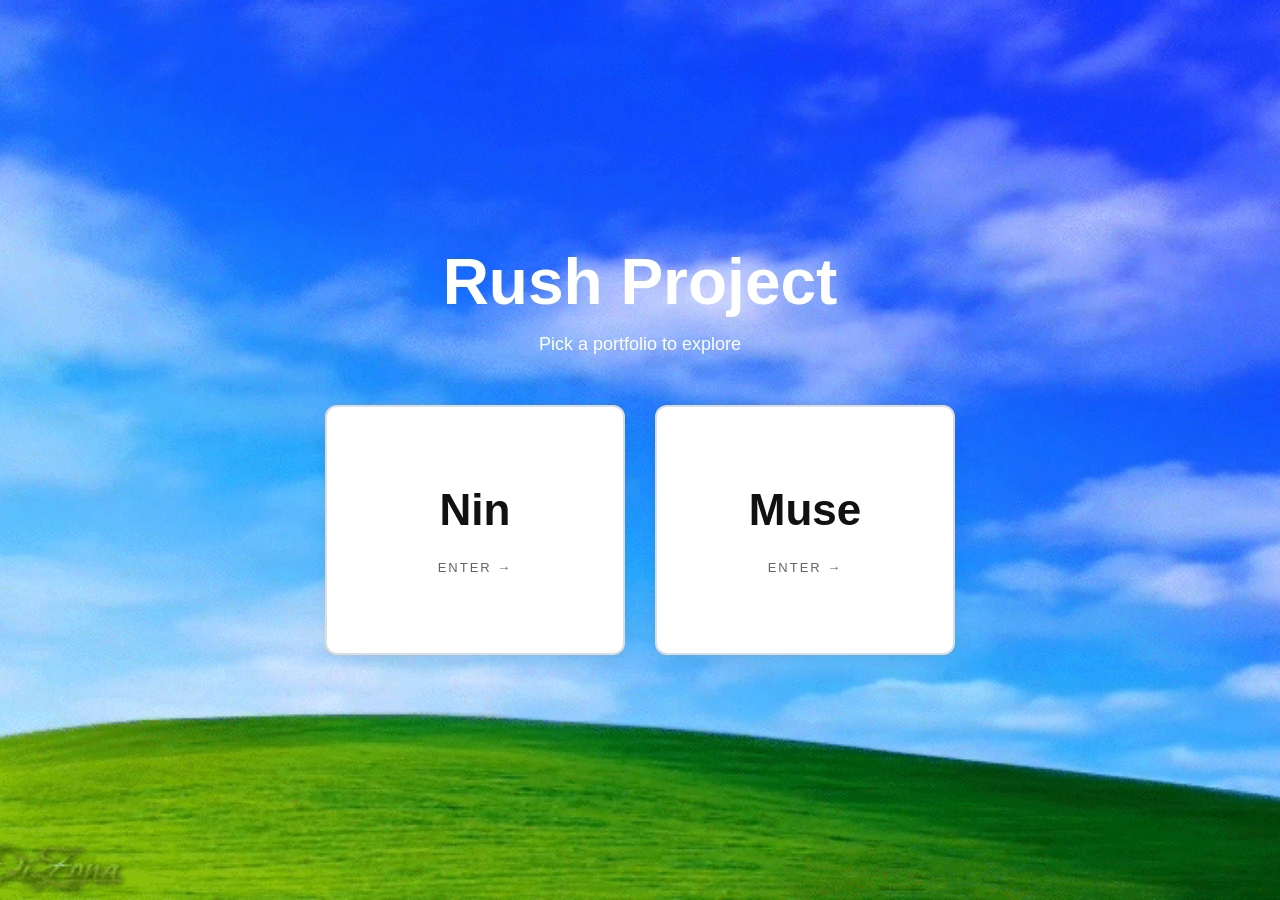
<file: rush/index.html>
<!DOCTYPE html>
<html lang="en">

<head>
    <meta charset="UTF-8">
    <meta name="viewport" content="width=device-width, initial-scale=1.0">
    <title>Rush Project</title>
    <link rel="stylesheet" href="index.css">
</head>

<body>
    <main class="home">

        <div class="intro">
            <h1>Rush Project</h1>
            <p>Pick a portfolio to explore</p>
        </div>

        <div class="portfolio-select">

            <a href="njittari.html" class="portfolio-card nin">
                <h2>Nin</h2>
                <span>ENTER →</span>
            </a>

            <a href="pchansuw.html" class="portfolio-card muse">
                <h2>Muse</h2>
                <span>ENTER →</span>
            </a>

        </div>

    </main>
</body>

</html>
</file>
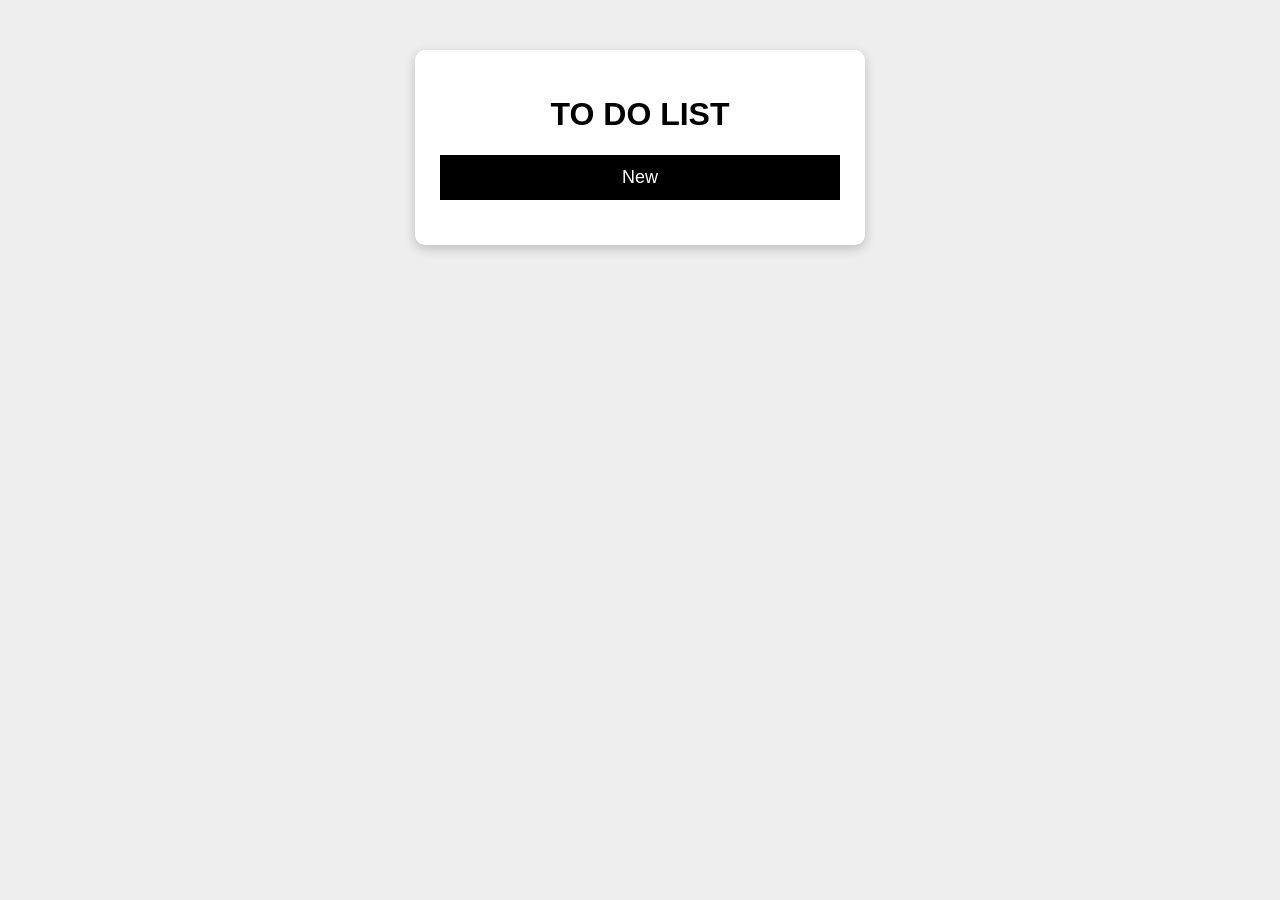
<file: cell03/ex03/index.html>
<!DOCTYPE html>
<html lang="en">

<head>
    <meta charset="UTF-8">
    <title>To Do or not to do</title>

    <link rel="stylesheet" href="todo.css">
</head>

<body>

    <div class="container">

        <h1>TO DO LIST</h1>

        <button id="newButton">New</button>

        <div id="ft_list"></div>

    </div>

    <script src="todo.js"></script>

</body>

</html>
</file>
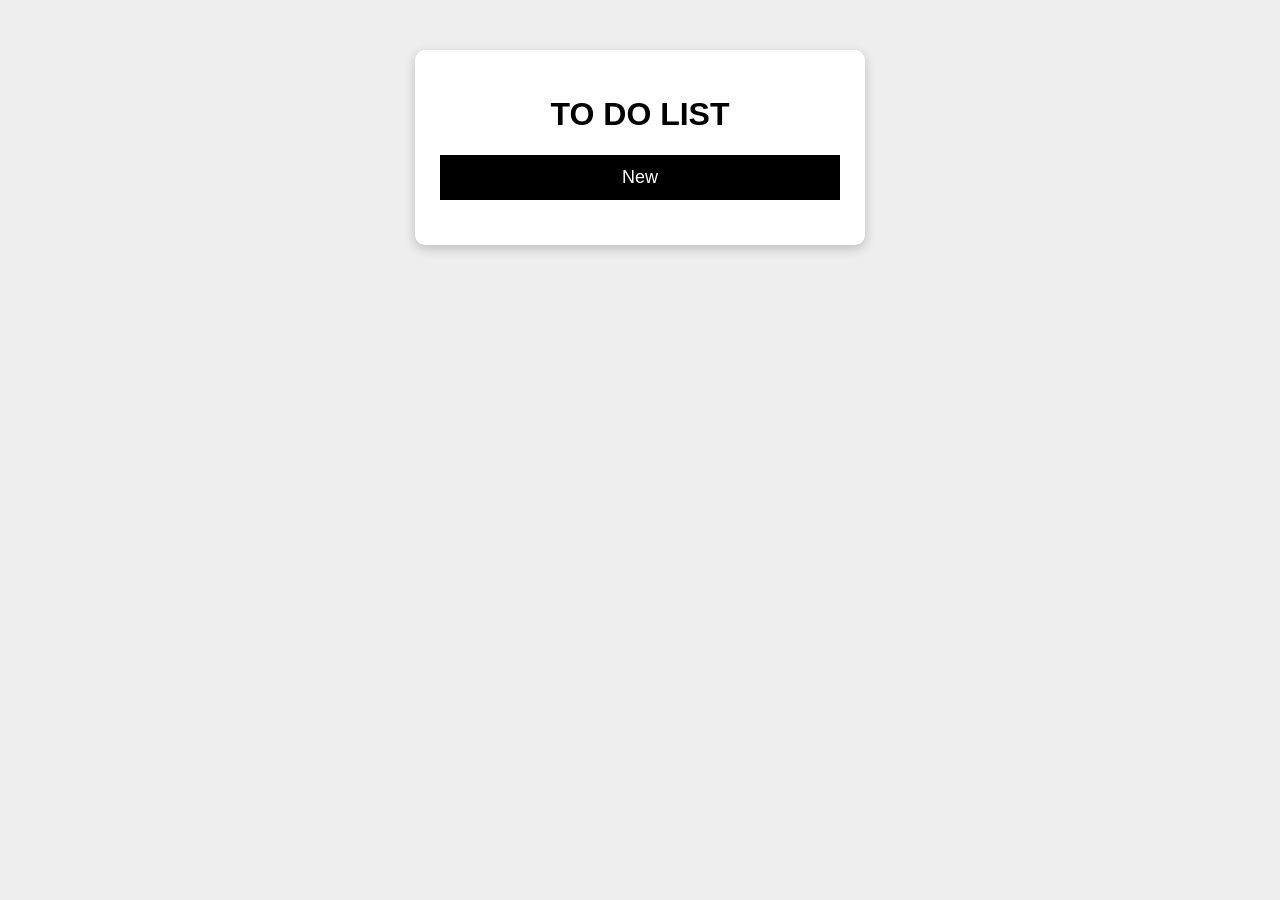
<file: cell03/ex04/ex03bis/index.html>
<!DOCTYPE html>
<html lang="en">

<head>
    <meta charset="UTF-8">

    <title>To Do List</title>

    <link rel="stylesheet" href="todo.css">
</head>

<body>

    <div class="container">

        <h1>
            TO DO LIST
        </h1>

        <button id="newButton">
            New
        </button>

        <div id="ft_list"></div>

    </div>


    <script src="https://code.jquery.com/jquery-3.7.1.min.js"></script>

    <script src="todo.js"></script>

</body>

</html>
</file>
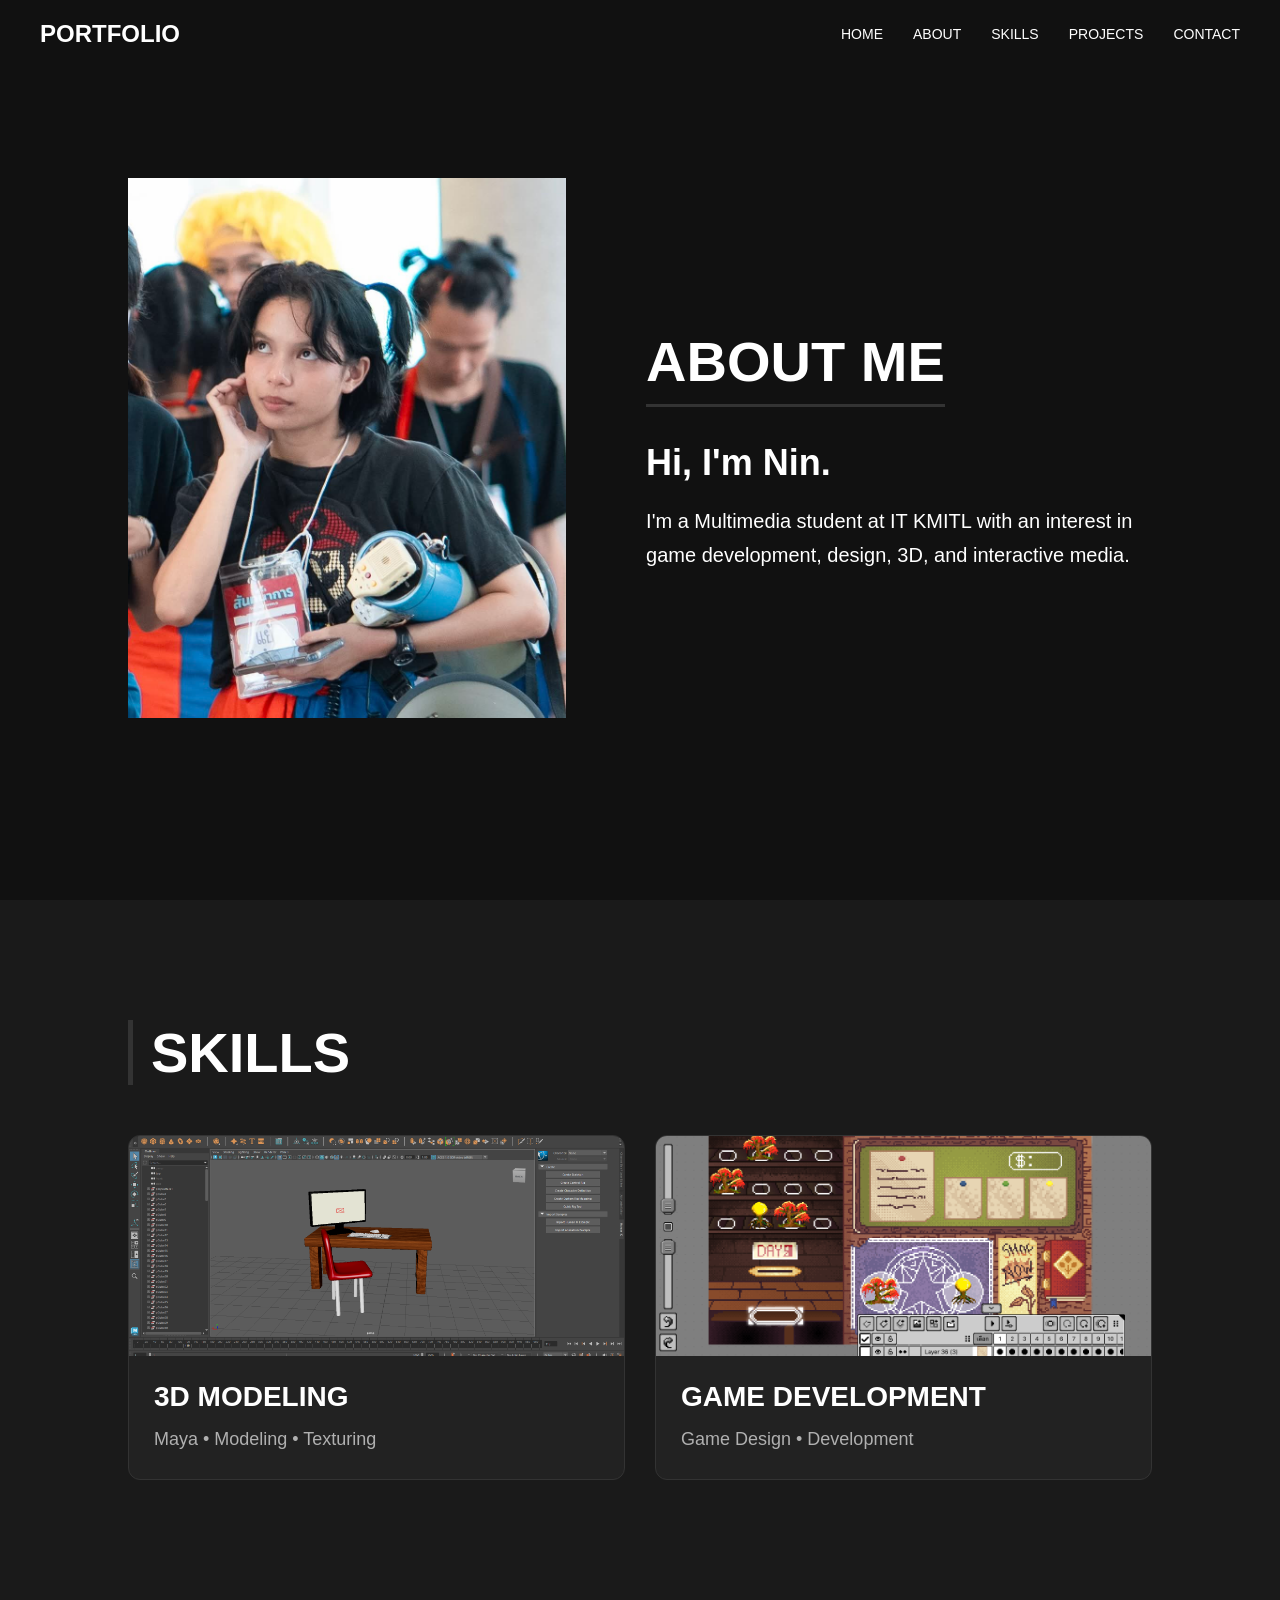
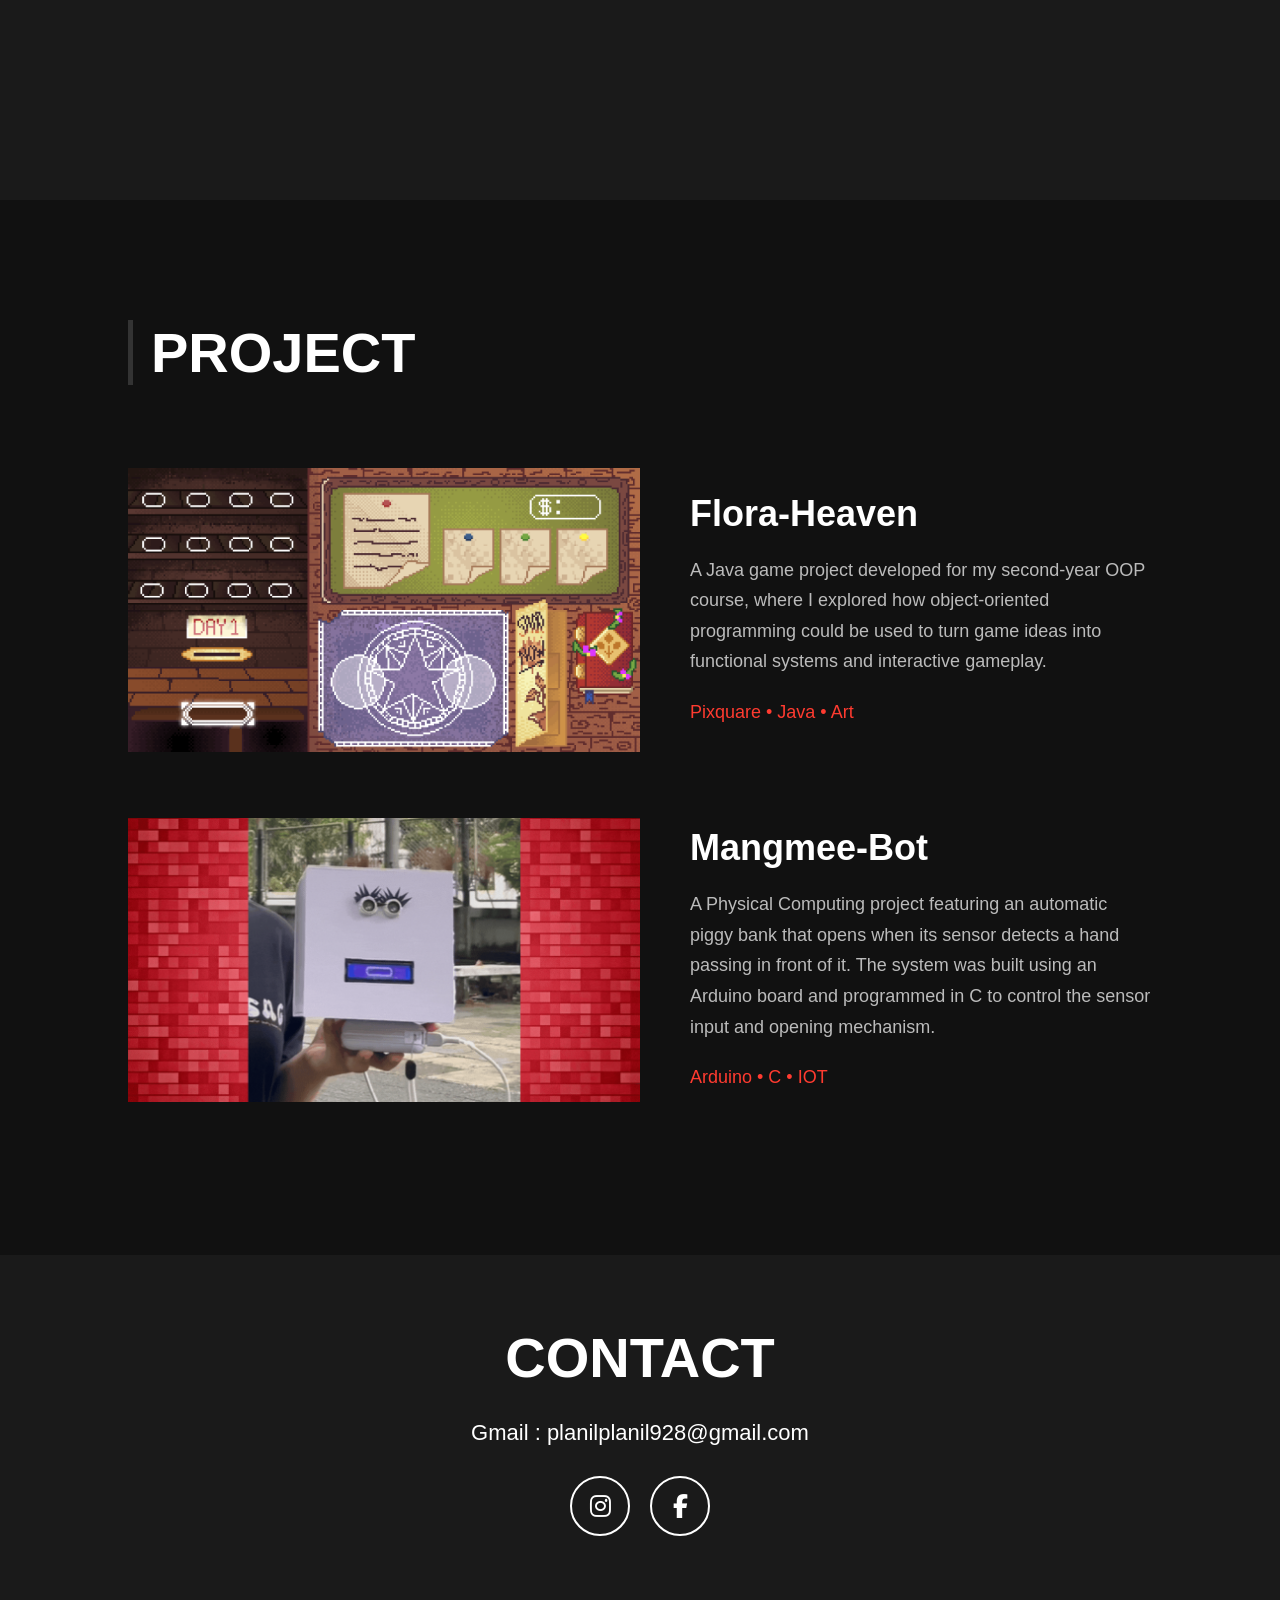
<file: rush/njittari.html>
<!DOCTYPE html>
<html lang="en">

<head>
    <meta charset="UTF-8">
    <meta name="viewport" content="width=device-width, initial-scale=1.0">
    <link rel="stylesheet" href="https://cdnjs.cloudflare.com/ajax/libs/font-awesome/6.5.2/css/all.min.css" />
    <title>njittari Portfolio</title>
    <link rel="stylesheet" href="njittari.css">
</head>

<body>
    <nav>
        <div class="logo">PORTFOLIO</div>

        <ul class="nav-links">
            <li><a href="index.html">HOME</a></li>
            <li><a href="#about">ABOUT</a></li>
            <li><a href="#skills">SKILLS</a></li>
            <li><a href="#projects">PROJECTS</a></li>
            <li><a href="#contact">CONTACT</a></li>
        </ul>
    </nav>

    <section id="about" class="about">
        <div class="about-image">
            <img src="njittari-image/Nin.jpg" alt="Photo of Nin" style="height: 540px; width: auto;">
        </div>

        <div class="about-content">
            <h1 class="about-title">ABOUT ME</h1>

            <h2>Hi, I'm Nin.</h2>

            <p>
                I'm a Multimedia student at IT KMITL with an interest in
                game development, design, 3D, and interactive media.
            </p>
        </div>
    </section>

    <section id="skills" class="skills">

        <h1 class="skills-title">SKILLS</h1>

        <div class="skills-grid">

            <div class="skill-card">
                <img src="njittari-image/3D-modeling.png" alt="3D Modeling">

                <div class="skill-text">
                    <h2>3D MODELING</h2>
                    <p>Maya • Modeling • Texturing</p>
                </div>
            </div>

            <div class="skill-card">
                <img src="njittari-image/preview_Flora-Heaven.png" alt="Game Deverlopment">

                <div class="skill-text">
                    <h2>GAME DEVELOPMENT</h2>
                    <p>Game Design • Development</p>
                </div>
            </div>

        </div>
    </section>

    <section id="projects" class="project">
        <h1 class="project-title">PROJECT</h1>

        <div class="project-card">
            <img src="njittari-image/Flora-Heaven.gif" alt="Project preview">

            <div class="project-info">
                <h2>Flora-Heaven</h2>

                <p>
                    A Java game project developed for my second-year OOP course, where I explored
                    how object-oriented programming could be used to turn game ideas into functional
                    systems and interactive gameplay.
                </p>

                <p class="project-tools">
                    Pixquare • Java • Art
                </p>
            </div>
        </div>

        <div class="project-card">
            <img src="njittari-image/Mangmeebot.gif" alt="Project 2 preview">

            <div class="project-info">
                <h2>Mangmee-Bot</h2>

                <p>
                    A Physical Computing project featuring an automatic piggy bank that opens when its sensor detects a
                    hand passing in front of it. The system was built using an Arduino board and programmed in C to
                    control the sensor input and opening mechanism.
                </p>

                <p class="project-tools">
                    Arduino • C • IOT
                </p>
            </div>
        </div>

    </section>

    <section id="contact" class="contact">
        <div class="contact-content">
            <h1 class="contact-title">CONTACT</h1>

            <p class="contact-email">
                Gmail :
                <a href="mailto:planilplanil928@gmail.com">planilplanil928@gmail.com</a>
            </p>

            <div class="social-icons">
                <a href="https://www.instagram.com/g9p_nin?stkn=MTU5aDM3emVmczBwOA%3D%3D&utm_source=qr" target="_blank"
                    class="icon-circle">
                    <i class="fa-brands fa-instagram"></i>
                </a>

                <a href="https://web.facebook.com/nareeras.jittarirk/" target="_blank" class="icon-circle">
                    <i class="fa-brands fa-facebook-f"></i>
                </a>
            </div>
        </div>
    </section>

</body>

</html>
</file>
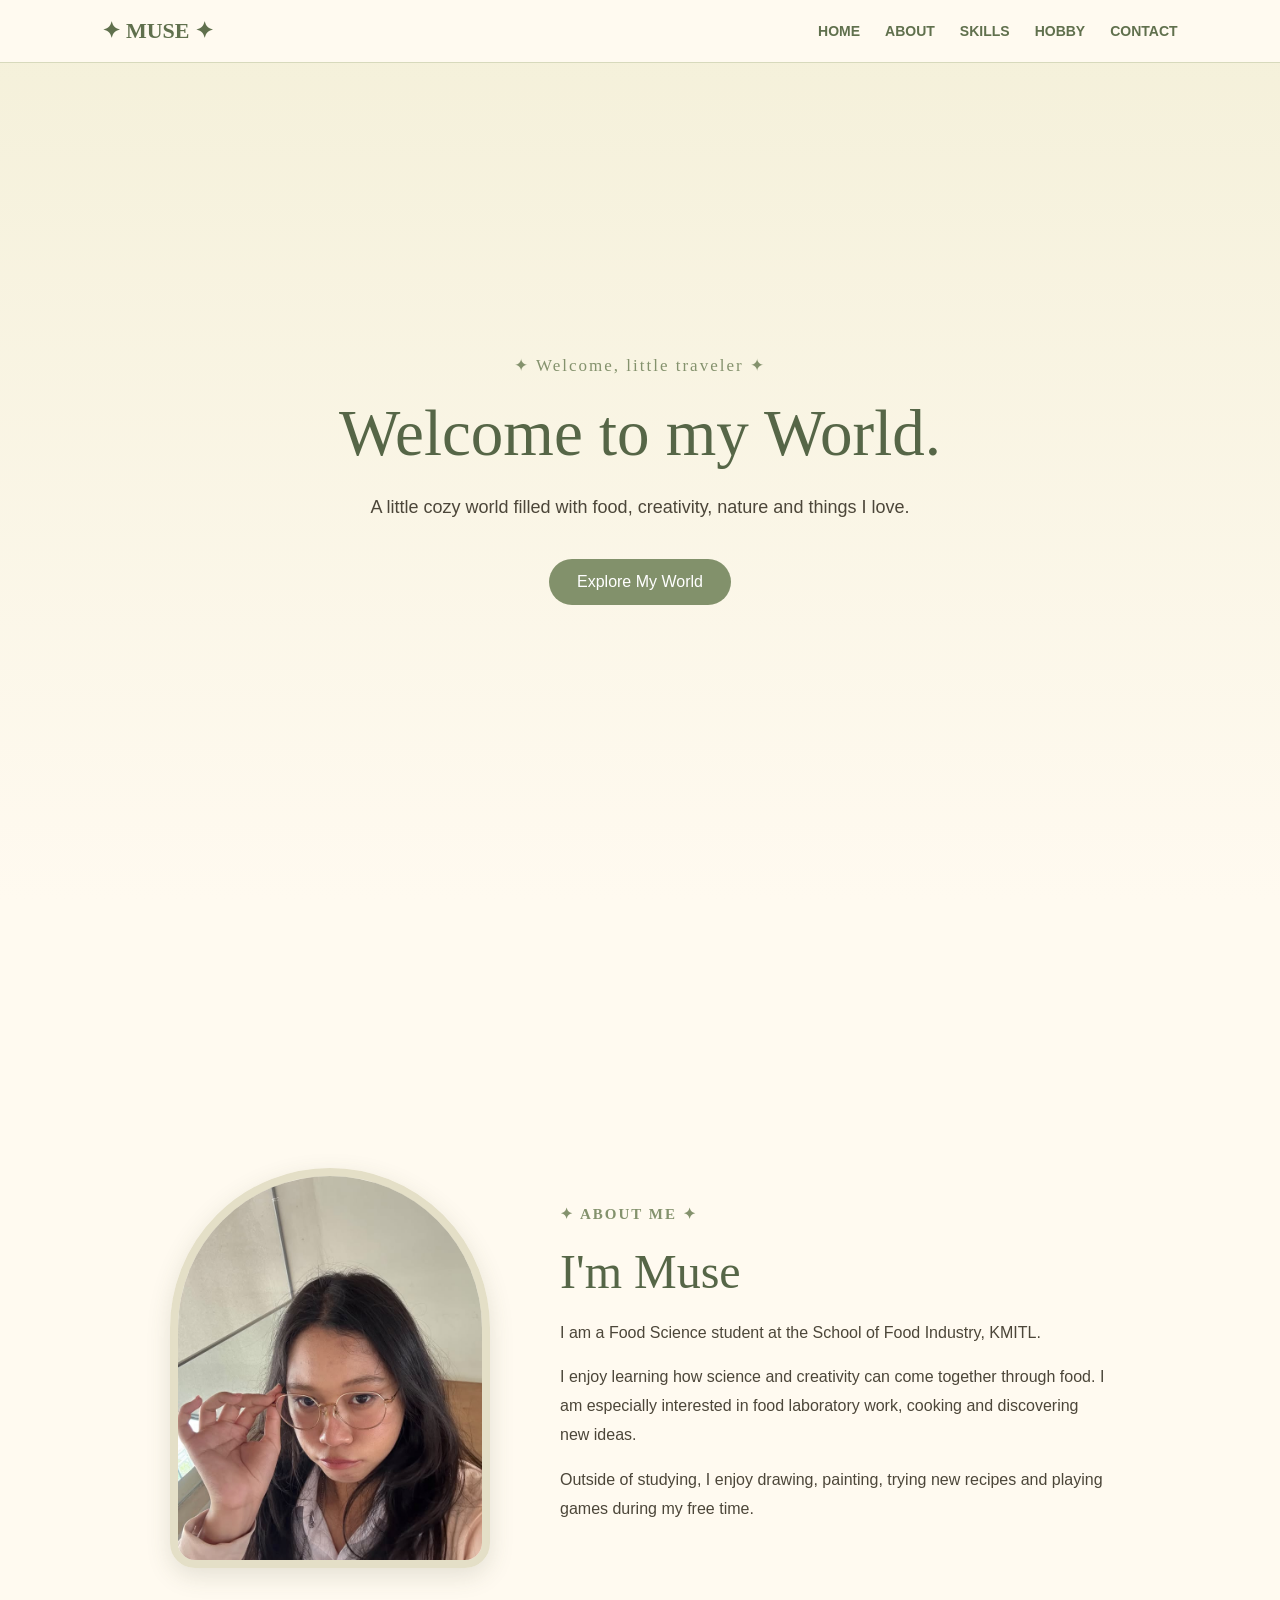
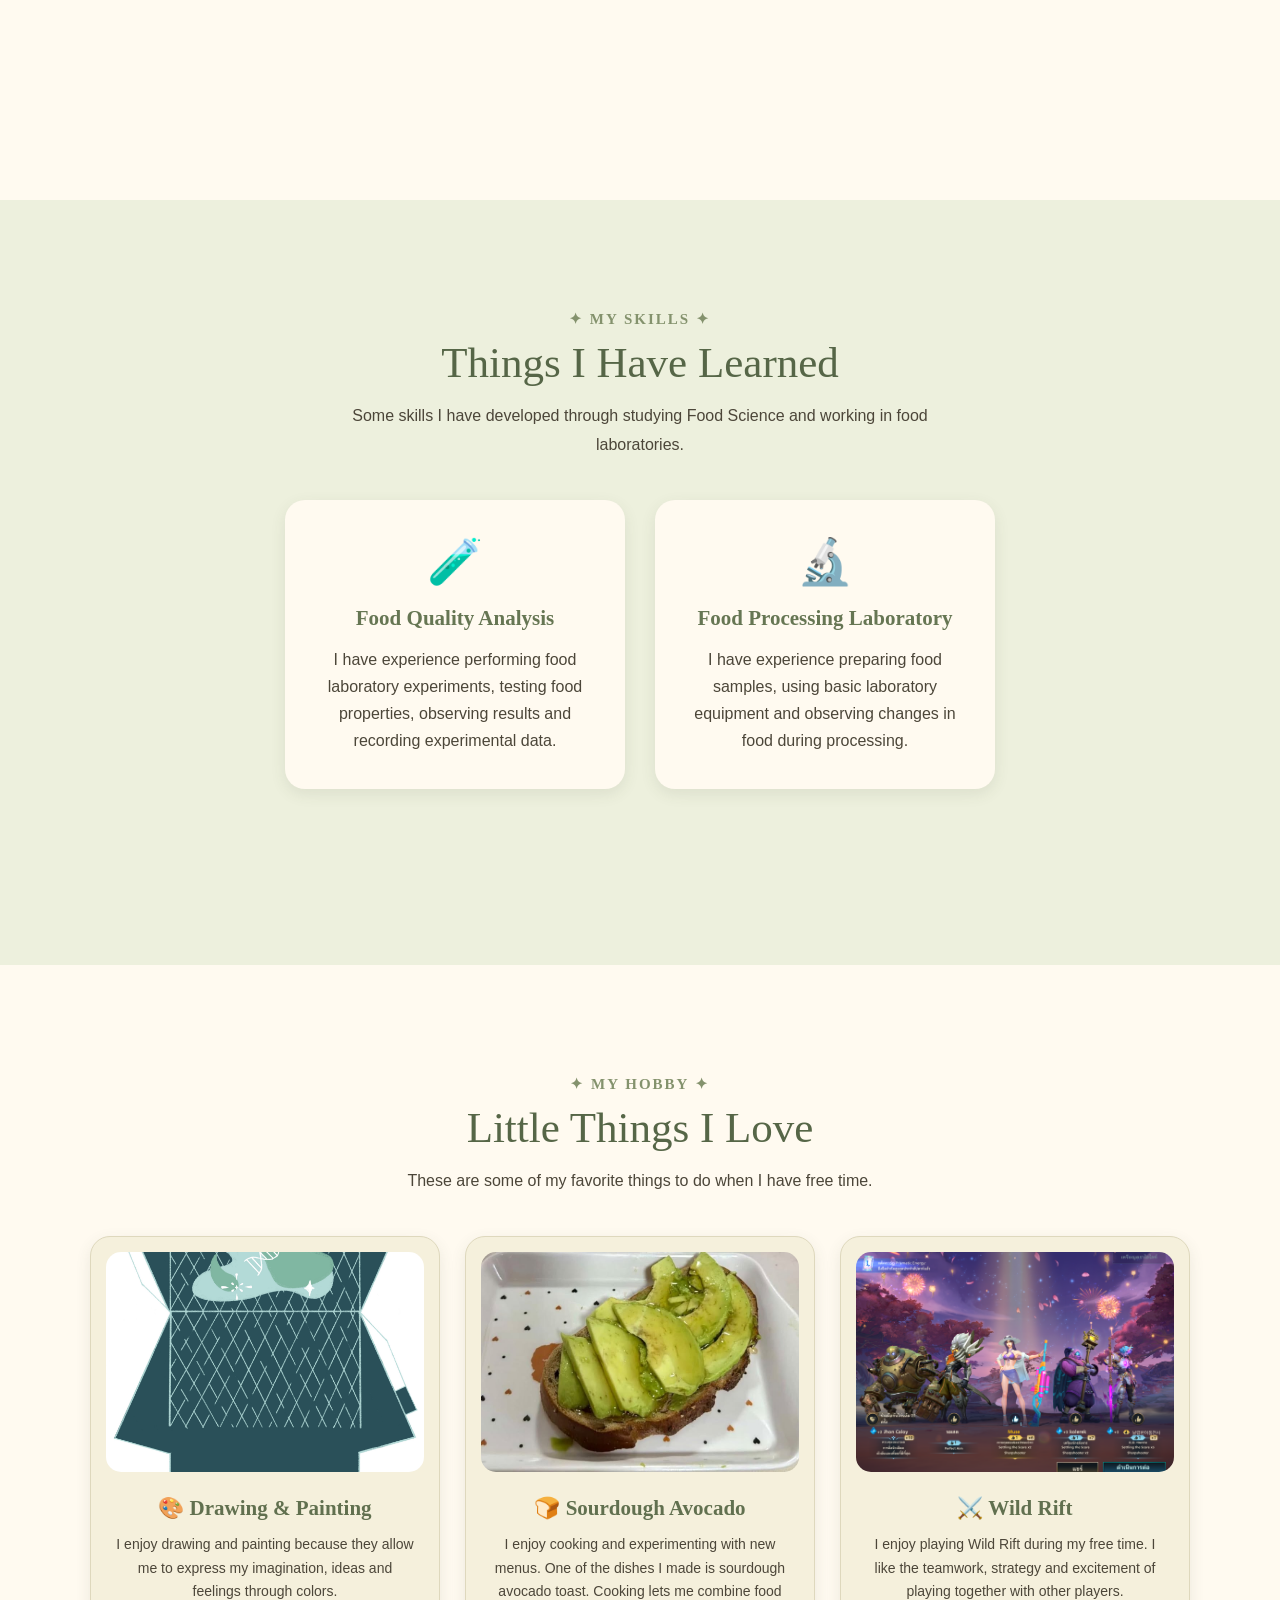
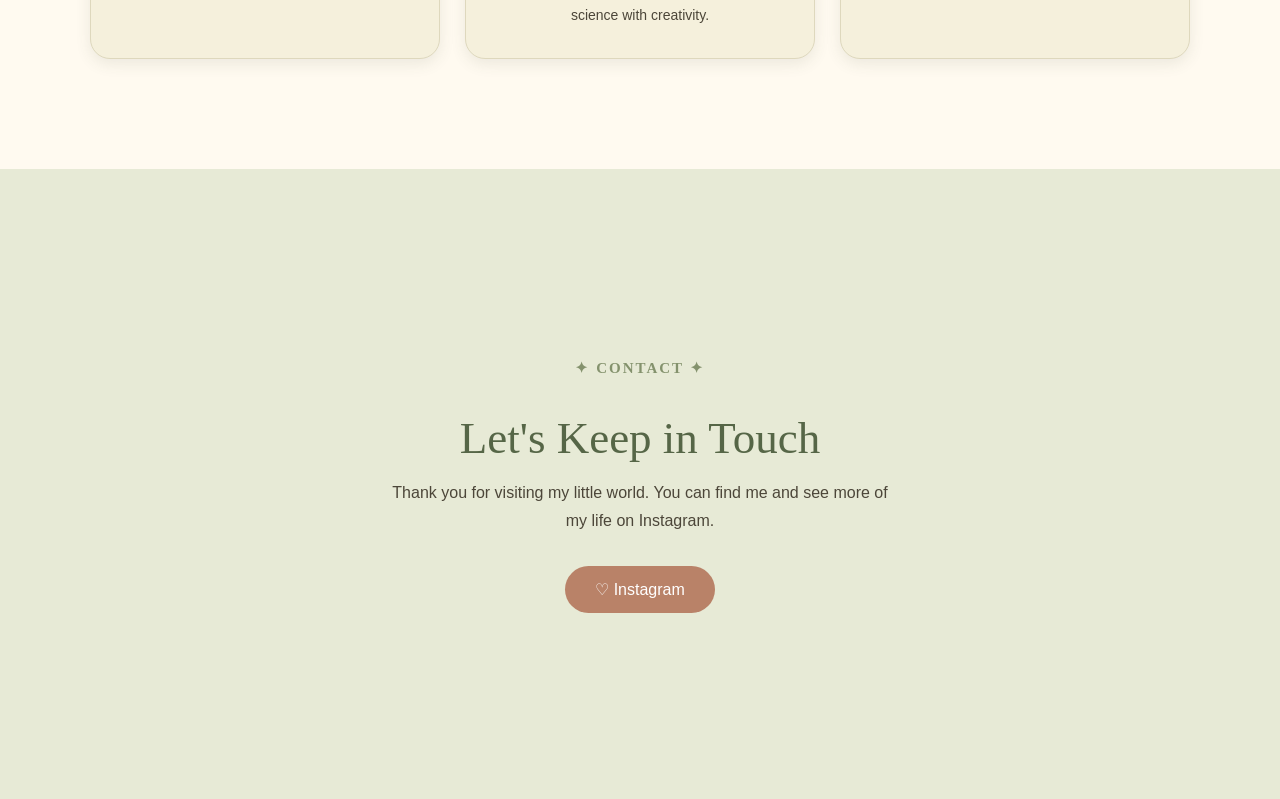
<file: rush/pchansuw.html>
<!DOCTYPE html>

<html lang="en">

<head>

    <meta charset="UTF-8">

    <meta name="viewport" content="width=device-width, initial-scale=1.0">

    <title>Muse's World</title>

    <link rel="stylesheet" href="pchansuw.css">

</head>


<body>


    <!-- =========================
         NAVIGATION BAR
         ========================= -->

    <nav class="navbar">

        <div class="logo">
            ✦ MUSE ✦
        </div>

        <div class="nav-links">

            <a href="index.html">HOME</a>

            <a href="#about">ABOUT</a>

            <a href="#skills">SKILLS</a>

            <a href="#hobby">HOBBY</a>

            <a href="#contact">CONTACT</a>

        </div>

    </nav>



    <!-- =========================
         HOME
         ========================= -->

    <section id="home" class="home">

        <div class="home-content">

            <p class="small-title">
                ✦ Welcome, little traveler ✦
            </p>

            <h1>
                Welcome to my World.
            </h1>

            <p class="home-description">
                A little cozy world filled with
                food, creativity, nature and things I love.
            </p>

            <a href="#about" class="home-button">
                Explore My World
            </a>

        </div>

    </section>



    <!-- =========================
         ABOUT
         ========================= -->

    <section id="about" class="about">

        <div class="about-image">

            <img src="pchansuw-image/Muse.jpg" alt="Muse profile picture">

        </div>


        <div class="about-text">

            <p class="section-small-title">
                ✦ ABOUT ME ✦
            </p>

            <h2>
                I'm Muse
            </h2>

            <p>
                I am a Food Science student at the
                School of Food Industry, KMITL.
            </p>

            <p>
                I enjoy learning how science and creativity
                can come together through food.
                I am especially interested in food laboratory work,
                cooking and discovering new ideas.
            </p>

            <p>
                Outside of studying, I enjoy drawing,
                painting, trying new recipes and playing games
                during my free time.
            </p>

        </div>

    </section>



    <!-- =========================
         SKILLS
         ========================= -->

    <section id="skills" class="skills">

        <p class="section-small-title">
            ✦ MY SKILLS ✦
        </p>

        <h2>
            Things I Have Learned
        </h2>

        <p class="section-description">
            Some skills I have developed through studying
            Food Science and working in food laboratories.
        </p>


        <div class="skills-container">


            <!-- SKILL 1 -->

            <div class="skill-card">

                <div class="skill-icon">
                    🧪
                </div>

                <h3>
                    Food Quality Analysis
                </h3>

                <p>
                    I have experience performing food laboratory
                    experiments, testing food properties,
                    observing results and recording experimental data.
                </p>

            </div>


            <!-- SKILL 2 -->

            <div class="skill-card">

                <div class="skill-icon">
                    🔬
                </div>

                <h3>
                    Food Processing Laboratory
                </h3>

                <p>
                    I have experience preparing food samples,
                    using basic laboratory equipment
                    and observing changes in food during processing.
                </p>

            </div>


        </div>

    </section>



    <!-- =========================
         HOBBY
         ========================= -->

    <section id="hobby" class="hobby">

        <p class="section-small-title">
            ✦ MY HOBBY ✦
        </p>

        <h2>
            Little Things I Love
        </h2>

        <p class="section-description">
            These are some of my favorite things
            to do when I have free time.
        </p>


        <div class="hobby-board">


            <!-- DRAWING -->

            <div class="hobby-card">

                <img src="pchansuw-image/Paint.png" alt="Muse drawing and painting">

                <div class="hobby-text">

                    <h3>
                        🎨 Drawing & Painting
                    </h3>

                    <p>
                        I enjoy drawing and painting because
                        they allow me to express my imagination,
                        ideas and feelings through colors.
                    </p>

                </div>

            </div>



            <!-- COOKING -->

            <div class="hobby-card">

                <img src="pchansuw-image/Avocado.jpg" alt="Sourdough avocado toast">

                <div class="hobby-text">

                    <h3>
                        🍞 Sourdough Avocado
                    </h3>

                    <p>
                        I enjoy cooking and experimenting
                        with new menus. One of the dishes
                        I made is sourdough avocado toast.
                        Cooking lets me combine food science
                        with creativity.
                    </p>

                </div>

            </div>



            <!-- WILD RIFT -->

            <div class="hobby-card">

                <img src="pchansuw-image/Wild_Rilf.png" alt="Wild Rift game">

                <div class="hobby-text">

                    <h3>
                        ⚔️ Wild Rift
                    </h3>

                    <p>
                        I enjoy playing Wild Rift during
                        my free time. I like the teamwork,
                        strategy and excitement of playing
                        together with other players.
                    </p>

                </div>

            </div>


        </div>

    </section>



    <!-- =========================
         CONTACT
         ========================= -->

    <section id="contact" class="contact">

        <p class="section-small-title">
            ✦ CONTACT ✦
        </p>

        <h2>
            Let's Keep in Touch
        </h2>

        <p>
            Thank you for visiting my little world.
            You can find me and see more of my life
            on Instagram.
        </p>

        <a href="https://www.instagram.com/mmmarina_muse/#" target="_blank" rel="noopener noreferrer"
            class="instagram-button">

            ♡ Instagram

        </a>

    </section>


</body>

</html>
</file>
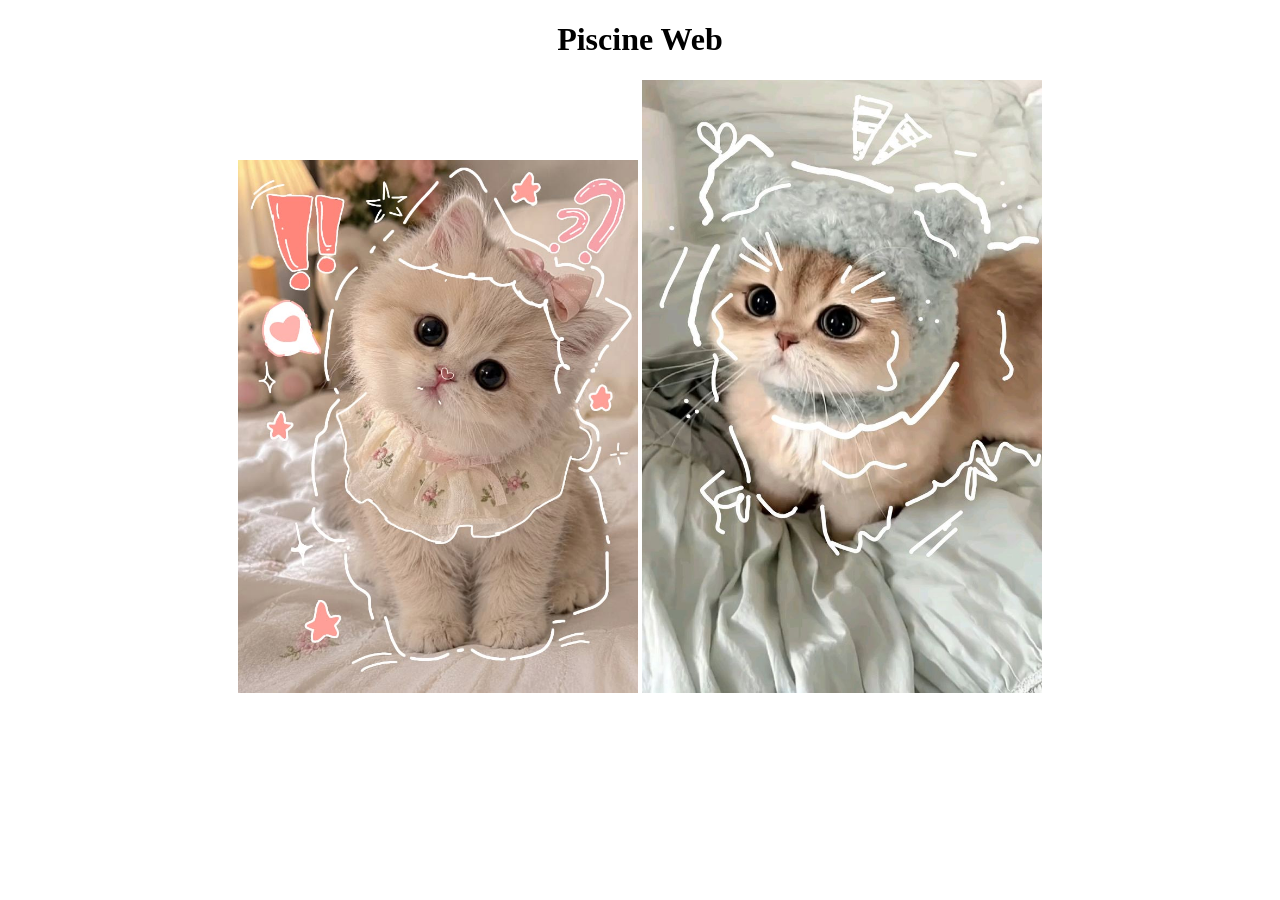
<file: cell01/ex02/piscineweb.html>
<!DOCTYPE html>
<html>
<head>
    <title>Piscine Web</title>
</head>
<body>

    <h1 style="text-align: center;">Piscine Web</h1>
    <div style="text-align: center;">
        <img src="cat1.jfif" width="400">
        <img src="cat2.jfif" width="400">
    </div>
</body>
</html>
</file>
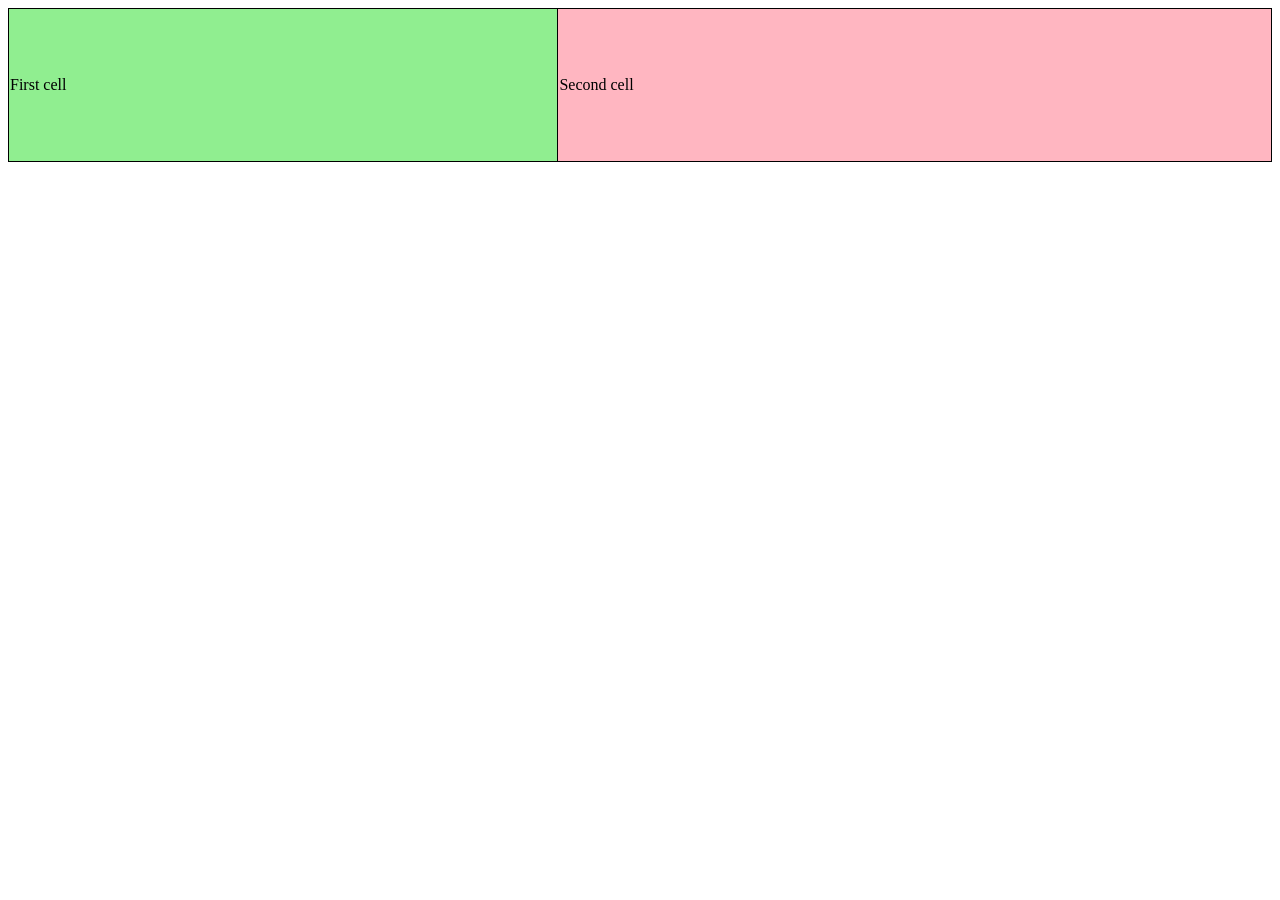
<file: cell01/ex05/tab.html>
<!DOCTYPE html>
<html>
<head>
    <title>Tab</title>
</head>

<body>

    <table style="
        width: 100%;
        border-collapse: collapse;
    ">

        <tr>

            <td style="
                background-color: lightgreen;
                height: 150px;
                border: 1px solid black;
            ">
                First cell
            </td>

            <td style="
                background-color: lightpink;
                height: 150px;
                border: 1px solid black;
            ">
                Second cell
            </td>

        </tr>

    </table>

</body>
</html>
</file>
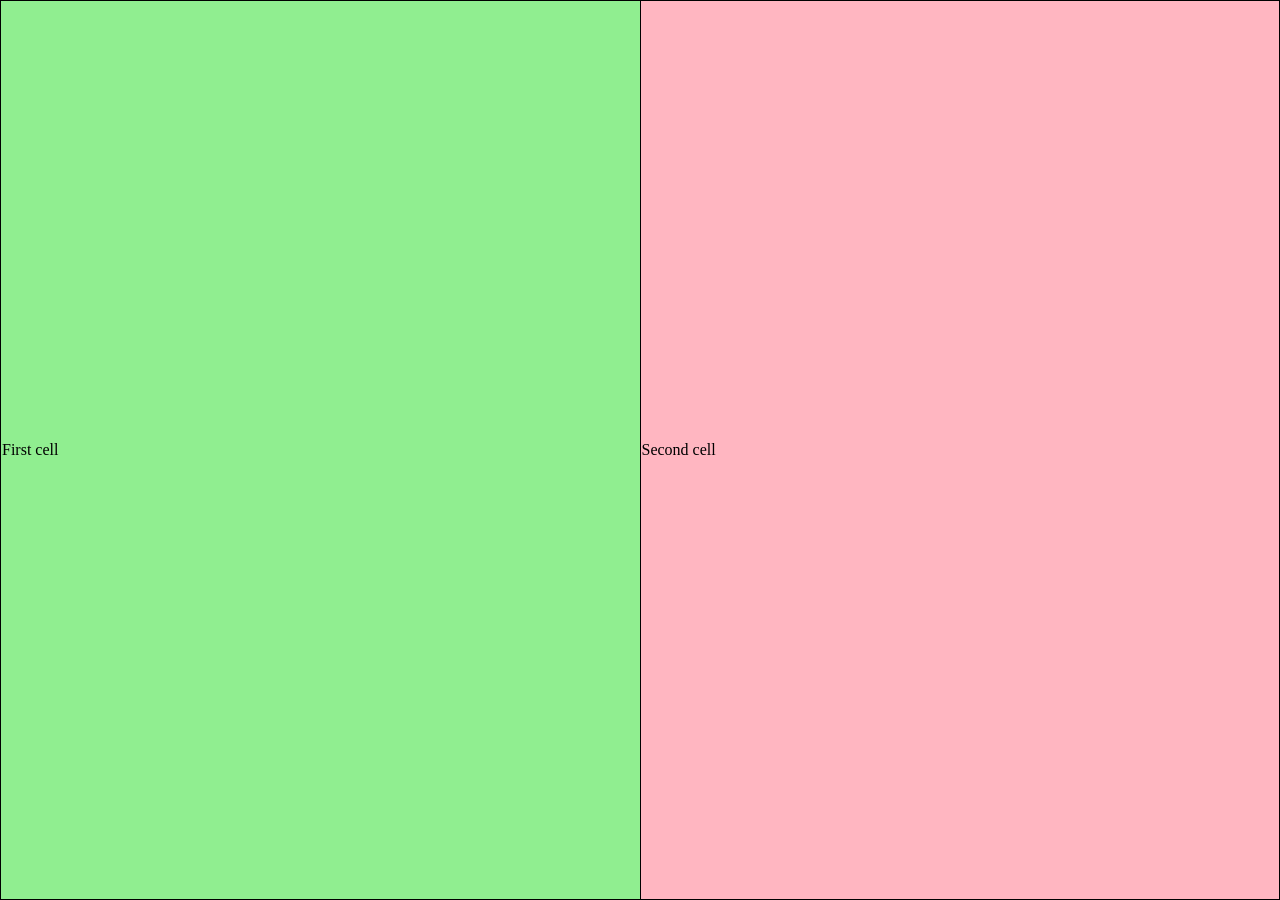
<file: cell01/ex06/responsive.html>
<!DOCTYPE html>
<html>
<head>
    <title>Responsive</title>

    <style>

        html,
        body {
            margin: 0;
            width: 100%;
            height: 100%;
        }

        table {
            width: 100%;
            height: 100%;
            border-collapse: collapse;
        }

        td {
            width: 50%;
            border: 1px solid black;
        }

        .first {
            background-color: lightgreen;
        }

        .second {
            background-color: lightpink;
        }

    </style>

</head>

<body>

    <table>

        <tr>

            <td class="first">
                First cell
            </td>

            <td class="second">
                Second cell
            </td>

        </tr>

    </table>

</body>
</html>
</file>
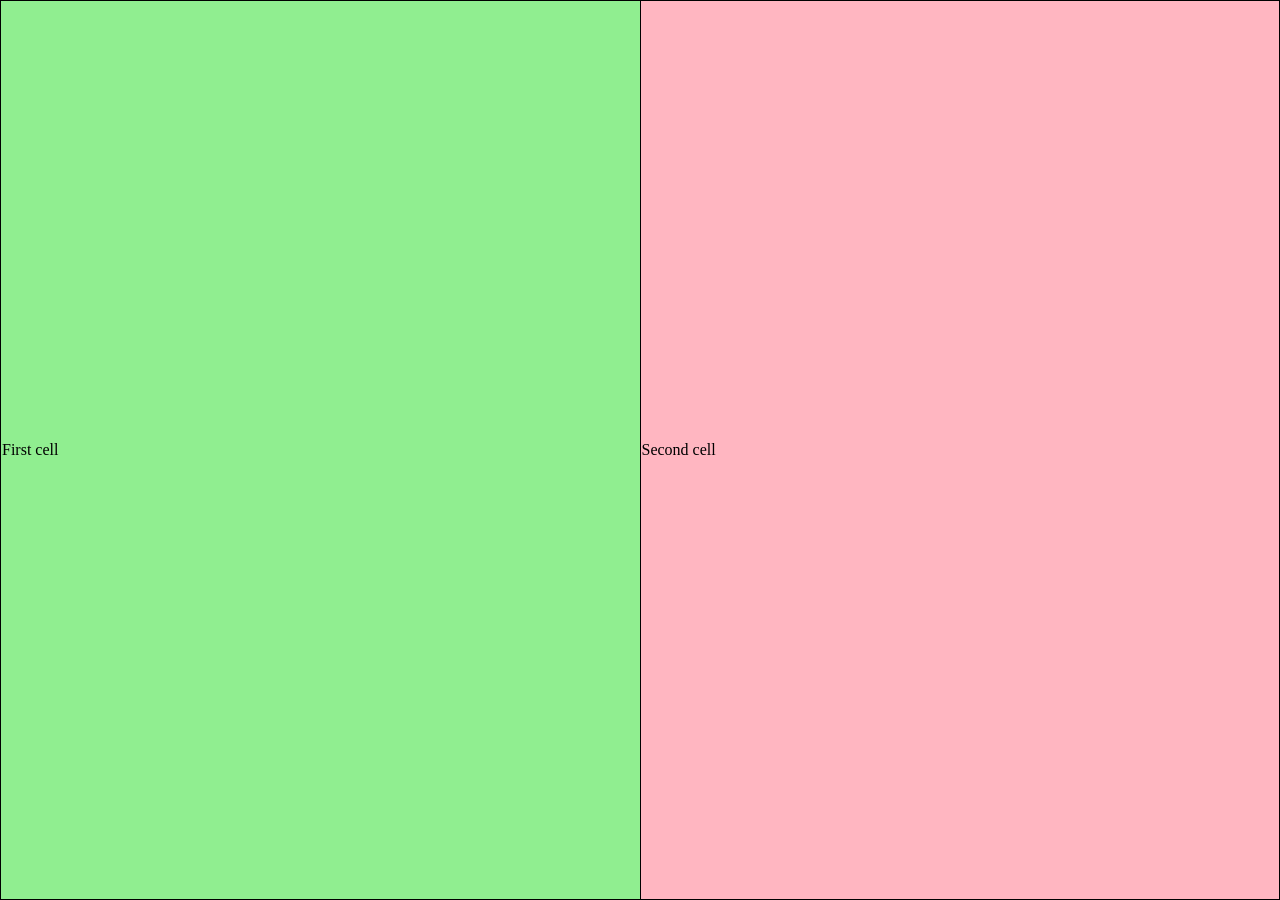
<file: cell02/ex00/responsive.html>
<!DOCTYPE html>
<html>
<head>

    <title>Responsive</title>

    <link
        rel="stylesheet"
        href="responsive.css"
    >

</head>

<body>

    <table>

        <tr>

            <td class="first">
                First cell
            </td>

            <td class="second">
                Second cell
            </td>

        </tr>

    </table>

</body>
</html>
</file>
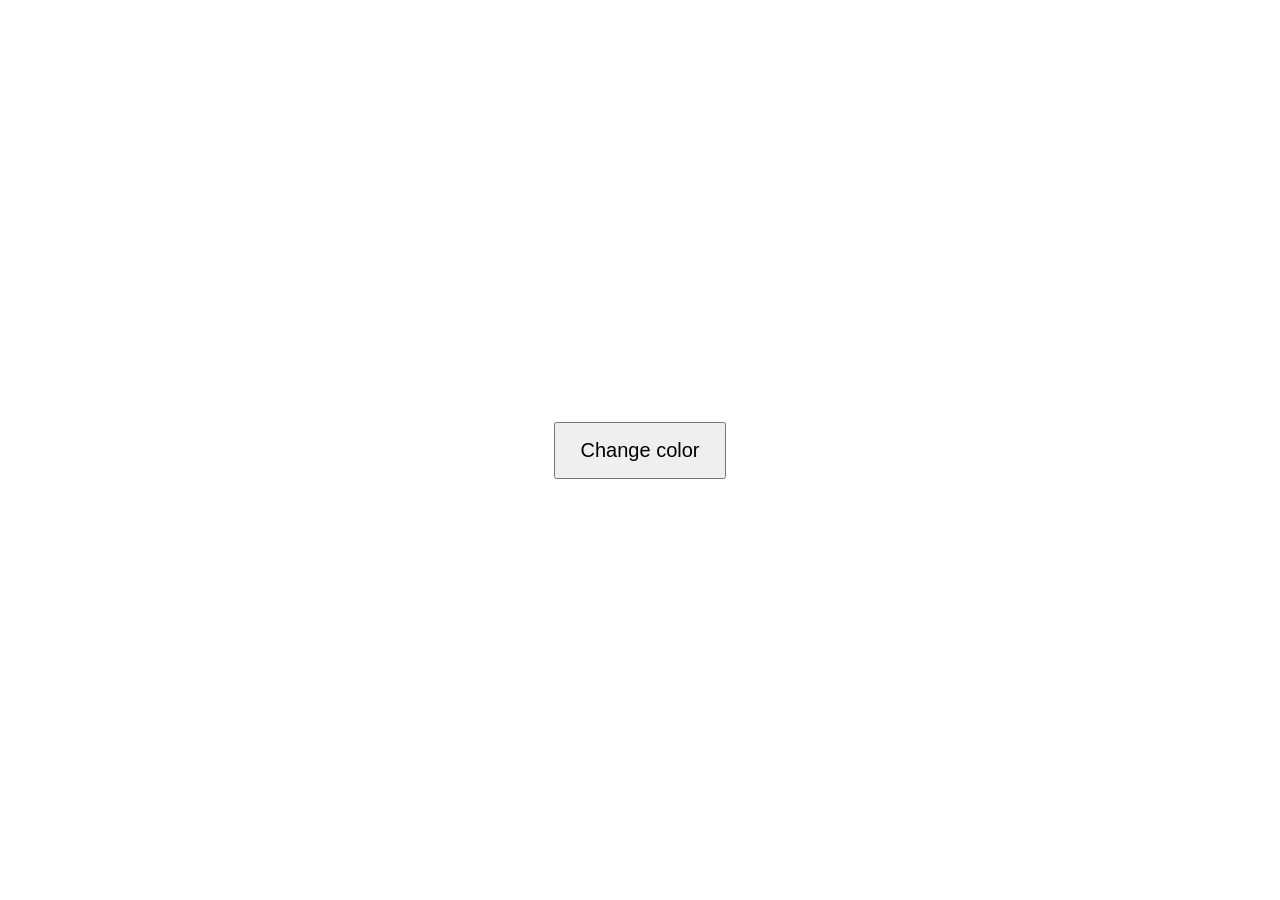
<file: cell03/ex00/background.html>
<!DOCTYPE html>
<html lang="en">
<head>
    <meta charset="UTF-8">
    <title>Change Background</title>
    <link rel="stylesheet" href="background.css">
</head>

<body>

    <button id="colorButton">Change color</button>

    <script src="background.js"></script>

</body>
</html>
</file>
<file: rush/index.css>
* {
    margin: 0;
    padding: 0;
    box-sizing: border-box;
}

body {
    margin: 0;
    font-family: Arial, Helvetica, sans-serif;

    background-image: url("image/background.gif");
    background-size: cover;
    background-position: center;
    background-repeat: no-repeat;
    background-attachment: fixed;

    color: #ffff;
}

.home {
    min-height: 100vh;

    display: flex;
    flex-direction: column;
    justify-content: center;
    align-items: center;

    padding: 60px;
}

.intro {
    text-align: center;
    margin-bottom: 50px;
}

.intro h1 {
    font-size: 64px;
    margin-bottom: 15px;
}

.intro p {
    font-size: 18px;
    color: #ffff;
}

.portfolio-select {
    display: flex;
    gap: 30px;
}

.portfolio-card {
    width: 300px;
    height: 250px;

    display: flex;
    flex-direction: column;
    justify-content: center;
    align-items: center;

    gap: 25px;

    background-color: white;
    border: 2px solid #ddd;
    border-radius: 12px;

    color: #111;
    text-decoration: none;

    box-shadow: 0 8px 20px rgba(0, 0, 0, 0.06);

    transition:
        transform 0.3s ease,
        border-color 0.3s ease,
        box-shadow 0.3s ease;
}

.portfolio-card h2 {
    font-size: 44px;
}

.portfolio-card span {
    font-size: 13px;
    letter-spacing: 2px;
    color: #666;
}

/* NIN */

.nin:hover {
    border-color: #ff3b30;
    transform: translateY(-8px);

    box-shadow: 0 12px 30px rgba(255, 59, 48, 0.15);
}

.nin:hover h2,
.nin:hover span {
    color: #ff3b30;
}

/* MUSE */

.muse:hover {
    border-color: #60704d;
    transform: translateY(-8px);

    box-shadow: 0 12px 30px rgba(255, 92, 168, 0.15);
}

.muse:hover h2,
.muse:hover span {
    color: #60704d;
}

@media (max-width: 768px) {
    .home {
        padding: 30px 20px;
        justify-content: center;
    }

    .intro h1 {
        font-size: 42px;
    }

    .intro p {
        font-size: 16px;
    }

    .portfolio-select {
        flex-direction: column;
        width: 100%;
        align-items: center;
        gap: 20px;
    }

    .portfolio-card {
        width: 100%;
        max-width: 360px;
        height: 200px;
    }

    .portfolio-card h2 {
        font-size: 36px;
    }
}
</file>
<file: cell03/ex03/todo.css>
body {
    margin: 0;
    font-family: Arial, sans-serif;
    background-color: #eeeeee;
}

.container {
    width: 400px;
    margin: 50px auto;
    padding: 25px;

    background-color: white;

    border-radius: 10px;

    box-shadow: 0 4px 12px rgba(0, 0, 0, 0.2);
}

h1 {
    text-align: center;
}

#newButton {
    width: 100%;

    padding: 12px;

    margin-bottom: 20px;

    font-size: 18px;

    background-color: black;
    color: white;

    border: none;

    cursor: pointer;
}

#newButton:hover {
    background-color: #444444;
}

.todo {
    padding: 15px;

    margin-bottom: 10px;

    background-color: #dddddd;

    border-radius: 5px;

    cursor: pointer;
}

.todo:hover {
    background-color: #cccccc;
}
</file>
<file: cell03/ex04/ex03bis/todo.css>
body {
    margin: 0;

    font-family: Arial, sans-serif;

    background-color: #eeeeee;
}

.container {
    width: 400px;

    margin: 50px auto;

    padding: 25px;

    background-color: white;

    border-radius: 10px;

    box-shadow: 0 4px 12px rgba(0, 0, 0, 0.2);
}

h1 {
    text-align: center;
}

#newButton {
    width: 100%;

    padding: 12px;

    margin-bottom: 20px;

    font-size: 18px;

    background-color: black;

    color: white;

    border: none;

    cursor: pointer;
}

.todo {
    padding: 15px;

    margin-bottom: 10px;

    background-color: #dddddd;

    border-radius: 5px;

    cursor: pointer;
}

.todo:hover {
    background-color: #cccccc;
}
</file>
<file: rush/njittari.css>
* {
    margin: 0;
    padding: 0;
    box-sizing: border-box;
}

body {
    font-family: Arial, Helvetica, sans-serif;
    background-color: #111;
    color: white;
}

html {
    scroll-behavior: smooth;
}

nav {
    position: fixed;
    top: 0;
    left: 0;
    width: 100%;

    display: flex;
    justify-content: space-between;
    align-items: center;

    padding: 20px 40px;
    background-color: #111;

    z-index: 1000;
}

.logo {
    font-size: 24px;
    font-weight: bold;
}

.nav-links {
    display: flex;
    gap: 30px;
    list-style: none;
}

.nav-links a {
    color: white;
    text-decoration: none;
    font-size: 14px;
}

.nav-links a:hover {
    color: #ff3b30;
}

.about {
    min-height: 100vh;

    display: flex;
    justify-content: center;
    align-items: center;
    gap: 80px;

    padding: 120px 10%;
    scroll-margin-top: 80px;
}

.about-content {
    max-width: 600px;
}

.about-title {
    display: inline-block;

    font-size: 56px;
    margin-bottom: 35px;

    padding-bottom: 10px;
    border-bottom: 3px solid #333;

    cursor: default;

    transition: color 0.3s ease,
        border-color 0.3s ease,
        transform 0.3s ease;
}

.about-title:hover {
    color: #ff3b30;
    border-color: #ff3b30;
    transform: translateX(6px);
}

.about-content h2 {
    font-size: 36px;
    margin-bottom: 20px;
}

.about-content p {
    font-size: 20px;
    line-height: 1.7;
}

.skills {
    min-height: 100vh;
    padding: 120px 10%;
    scroll-margin-top: 80px;
    background-color: #1a1a1a;
}

.skills-title {
    display: inline-block;
    font-size: 56px;
    margin-bottom: 50px;

    padding-left: 18px;
    border-left: 5px solid #333;

    transition: color 0.3s ease,
        border-color 0.3s ease,
        transform 0.3s ease;
}

.skills-title:hover {
    color: #ff3b30;
    border-color: #ff3b30;
    transform: translateX(6px);
}

.skills-grid {
    display: grid;
    grid-template-columns: repeat(2, 1fr);
    gap: 30px;
}

.skill-card {
    background-color: #222;
    border: 1px solid #333;
    border-radius: 12px;
    overflow: hidden;

    transition: transform 0.3s ease,
        border-color 0.3s ease;
}

.skill-card:hover {
    transform: translateY(-8px);
    border-color: #ff3b30;
}

.skill-card img {
    width: 100%;
    height: 220px;
    object-fit: cover;
    display: block;
}

.skill-text {
    padding: 25px;
}

.skill-text h2 {
    font-size: 28px;
    margin-bottom: 12px;
}

.skill-text p {
    font-size: 18px;
    color: #b0b0b0;
    line-height: 1.6;
}

.project {
    min-height: 100vh;
    padding: 120px 10%;
    scroll-margin-top: 80px;

    background-color: #111;
}

.project-title {
    display: inline-block;

    font-size: 56px;
    margin-bottom: 50px;

    padding-left: 18px;
    border-left: 5px solid #333;

    transition: color 0.3s ease,
        border-color 0.3s ease,
        transform 0.3s ease;
}

.project-title:hover {
    color: #ff3b30;
    border-color: #ff3b30;
    transform: translateX(6px);
}

.project-card {
    display: flex;
    gap: 50px;
    align-items: center;
}

.project-card img {
    width: 50%;
    height: 350px;
    object-fit: contain;
    border-radius: 12px;
}

.project-info {
    max-width: 500px;
}

.project-info h2 {
    font-size: 36px;
    margin-bottom: 20px;
}

.project-info p {
    font-size: 18px;
    line-height: 1.7;
    color: #bbb;
}

.project-tools {
    margin-top: 20px;
    color: #ff3b30 !important;
}

.contact {
    padding: 70px 10%;
    scroll-margin-top: 80px;
    background-color: #1a1a1a;

    display: flex;
    justify-content: center;
    align-items: center;
    text-align: center;
}

.contact-content {
    max-width: 700px;
    width: 100%;
}

.contact-title {
    font-size: 56px;
    margin-bottom: 30px;

    transition: color 0.3s ease,
        transform 0.3s ease;
}

.contact-title:hover {
    color: #ff3b30;
    transform: translateY(-3px);
}

.contact-email {
    font-size: 22px;
    margin-bottom: 30px;
}

.contact-email a {
    color: white;
    text-decoration: none;
}

.contact-email a:hover {
    color: #ff3b30;
}

.social-icons {
    display: flex;
    justify-content: center;
    gap: 20px;
}

.icon-circle {
    width: 60px;
    height: 60px;

    border: 2px solid white;
    border-radius: 50%;

    display: flex;
    justify-content: center;
    align-items: center;

    color: white;
    font-size: 24px;
    text-decoration: none;

    transition: all 0.3s ease;
}

.icon-circle:hover {
    border-color: #ff3b30;
    color: #ff3b30;
    transform: translateY(-4px);
}

@media (max-width: 768px) {

    /* NAV */
    nav {
        flex-direction: column;
        justify-content: center;
        align-items: center;

        padding: 12px 15px;
        gap: 10px;
    }

    .logo {
        font-size: 20px;
    }

    .nav-links {
        display: flex;
        justify-content: center;
        align-items: center;

        width: 100%;
        gap: 15px;

        padding: 0;
        margin: 0;
    }

    .nav-links a {
        font-size: 11px;
        white-space: nowrap;
    }

    /* ABOUT */
    .about {
        flex-direction: column;
        gap: 40px;

        padding: 120px 25px 70px;
        text-align: center;
    }

    .about-image img {
        width: 100% !important;
        max-width: 320px;
        height: auto !important;
    }

    .about-content {
        max-width: 100%;
    }

    .about-content h1 {
        font-size: 42px;
    }

    .about-content h2 {
        font-size: 30px;
    }

    .about-content p {
        font-size: 17px;
    }


    /* SKILLS */
    .skills {
        padding: 80px 25px;
    }

    .skills-title {
        font-size: 42px;
    }

    .skills-grid {
        grid-template-columns: 1fr;
    }

    .skill-card img {
        height: 220px;
    }


    /* PROJECT */
    .project {
        padding: 80px 25px;
    }

    .project-title {
        font-size: 42px;
    }

    .project-card {
        width: 100%;

        display: flex;
        flex-direction: column;
        align-items: stretch;

        gap: 20px;

        margin-bottom: 50px;
    }

    .project-card img {
        width: 100%;
        height: auto;

        max-height: 260px;

        object-fit: contain;
        display: block;
    }

    .project-info {
        width: 100%;
        max-width: none;
    }

    .project-info h2 {
        font-size: 28px;
        margin-bottom: 15px;
    }

    .project-info p {
        width: 100%;

        font-size: 16px;
        line-height: 1.6;

        overflow-wrap: break-word;
    }

    .project-tools {
        margin-top: 15px;
    }


    /* CONTACT */
    .contact {
        padding: 60px 25px;
    }

    .contact-title {
        font-size: 42px;
    }

    .contact-email {
        font-size: 17px;

        overflow-wrap: anywhere;
    }

    .icon-circle {
        width: 55px;
        height: 55px;

        font-size: 22px;
    }
}
</file>
<file: rush/pchansuw.css>
/*
    * หมายถึง element ทุกตัวในหน้าเว็บ

    เรากำหนด margin และ padding เป็น 0
    เพื่อเอาระยะเริ่มต้นของ browser ออก
*/

* {
    margin: 0;
    padding: 0;
    box-sizing: border-box;
}


/*
    ทำให้เวลากด HOME / ABOUT / SKILLS
    หน้าเว็บค่อย ๆ เลื่อนไป
*/

html {
    scroll-behavior: smooth;
}


/*
    ตกแต่งเว็บไซต์โดยรวม
*/

body {

    font-family: "Trebuchet MS", Arial, sans-serif;

    background-color: #fffaf0;

    color: #4c4639;

}


/*
    เพราะ Navbar อยู่ด้านบนตลอด

    scroll-margin-top ช่วยไม่ให้หัวข้อ section
    ถูก Navbar บังเวลากดเมนู
*/

section {
    scroll-margin-top: 80px;
}

.navbar {

    /*
        fixed = Navbar จะอยู่ด้านบนตลอด
        แม้ว่าเราจะเลื่อนหน้าเว็บลง
    */

    position: fixed;

    top: 0;
    left: 0;

    width: 100%;

    display: flex;

    justify-content: space-between;

    align-items: center;

    padding: 18px 8%;

    background-color: #fffaf0;

    border-bottom: 1px solid #d7d9bc;

    /*
        ทำให้ Navbar อยู่เหนือส่วนอื่น
    */

    z-index: 1000;

}


/* ชื่อ MUSE ทางซ้าย */

.logo {

    font-family: "Palatino Linotype",
        "Book Antiqua",
        Georgia,
        serif;

    font-size: 22px;

    font-weight: bold;

    color: #60704d;

}


/*
    กล่องสำหรับเมนู
*/

.nav-links {

    display: flex;

    gap: 25px;

}


/*
    ตกแต่งตัว Link
*/

.nav-links a {

    text-decoration: none;

    color: #60704d;

    font-size: 14px;

    font-weight: bold;

    transition: 0.3s;

}


/*
    เมื่อเอาเมาส์ไปชี้เมนู
*/

.nav-links a:hover {

    color: #b27d5c;

}

.home {

    /*
        100vh = ความสูงเต็มหน้าจอ
    */

    min-height: 100vh;

    display: flex;

    justify-content: center;

    align-items: center;

    text-align: center;

    padding: 120px 20px 60px;


    /*
        gradient สีอ่อน
        ให้ความรู้สึกธรรมชาติ / fantasy
    */

    background:
        linear-gradient(180deg,
            #f4f0d9,
            #fffaf0);

}


.home-content {

    max-width: 750px;

}


/* ข้อความเล็กด้านบน */

.small-title {

    font-family: Georgia, serif;

    color: #84926d;

    font-size: 17px;

    letter-spacing: 2px;

    margin-bottom: 20px;

}


/* Welcome to my World. */

.home h1 {

    font-family: "Palatino Linotype",
        "Book Antiqua",
        Georgia,
        serif;

    font-size: 65px;

    font-weight: normal;

    color: #566647;

    margin-bottom: 20px;

}


.home-description {

    font-size: 18px;

    line-height: 1.8;

    margin-bottom: 35px;

}


/* ปุ่ม Explore */

.home-button {

    display: inline-block;

    text-decoration: none;

    background-color: #82916b;

    color: white;

    padding: 14px 28px;

    border-radius: 30px;

    transition: 0.3s;

}


.home-button:hover {

    background-color: #657353;

    transform: translateY(-3px);

}

.section-small-title {

    font-family: Georgia, serif;

    color: #84926d;

    font-size: 15px;

    font-weight: bold;

    letter-spacing: 2px;

    margin-bottom: 10px;

}


.section-description {

    max-width: 650px;

    margin: 0 auto 40px;

    line-height: 1.8;

}

.about {

    min-height: 100vh;

    display: flex;

    justify-content: center;

    align-items: center;

    gap: 70px;

    padding: 120px 10% 80px;

    background-color: #fffaf0;

}


/*
    รูป Muse
*/

.about-image img {

    width: 320px;

    height: 400px;

    /*
        cover ทำให้รูปไม่ยืดหรือบีบ
    */

    object-fit: cover;

    /*
        ขยับตำแหน่งภาพเล็กน้อย
        เพื่อให้ใบหน้าอยู่กลางกรอบ
    */

    object-position: center;

    /*
        ทำให้ด้านบนโค้งคล้ายประตู fairy
    */

    border-radius: 160px 160px 25px 25px;

    border: 8px solid #e4dfc7;

    box-shadow: 0 8px 25px rgba(72, 80, 55, 0.15);

}


.about-text {

    max-width: 550px;

}


/* I'm Muse */

.about-text h2 {

    font-family: "Palatino Linotype",
        "Book Antiqua",
        Georgia,
        serif;

    font-size: 48px;

    font-weight: normal;

    color: #566647;

    margin-bottom: 20px;

}


.about-text p {

    line-height: 1.8;

    margin-bottom: 16px;

}

.skills {

    min-height: 85vh;

    padding: 110px 10%;

    text-align: center;

    background-color: #edf0dd;

}


.skills h2 {

    font-family: "Palatino Linotype",
        "Book Antiqua",
        Georgia,
        serif;

    font-size: 43px;

    font-weight: normal;

    color: #566647;

    margin-bottom: 15px;

}


/*
    กล่องที่เก็บ Skill ทั้งสอง
*/

.skills-container {

    display: flex;

    justify-content: center;

    gap: 30px;

    flex-wrap: wrap;

}


/*
    Skill Card
*/

.skill-card {

    width: 340px;

    background-color: #fffaf0;

    padding: 35px 28px;

    border-radius: 20px;

    box-shadow: 0 5px 15px rgba(72, 80, 55, 0.1);

    transition: 0.3s;

}


.skill-card:hover {

    transform: translateY(-5px);

}


.skill-icon {

    font-size: 45px;

    margin-bottom: 18px;

}


.skill-card h3 {

    font-family: Georgia, serif;

    color: #667653;

    font-size: 21px;

    margin-bottom: 15px;

}


.skill-card p {

    line-height: 1.7;

}

.hobby {

    padding: 110px 7%;

    text-align: center;

    background-color: #fffaf0;

}


.hobby h2 {

    font-family: "Palatino Linotype",
        "Book Antiqua",
        Georgia,
        serif;

    font-size: 43px;

    font-weight: normal;

    color: #566647;

    margin-bottom: 15px;

}


/*
    กระดาน Hobby

    3 คอลัมน์
    = Drawing / Cooking / Wild Rift
*/

.hobby-board {

    display: grid;

    grid-template-columns: repeat(3, 1fr);

    gap: 25px;

    max-width: 1100px;

    margin: 0 auto;

}


/*
    แต่ละ Hobby Card
*/

.hobby-card {

    background-color: #f5f0dc;

    padding: 15px;

    border-radius: 20px;

    border: 1px solid #ded8bd;

    box-shadow: 0 5px 15px rgba(72, 80, 55, 0.1);

    transition: 0.3s;

}


/*
    เวลาชี้เมาส์
    Card ขยับขึ้นเล็กน้อย
*/

.hobby-card:hover {

    transform: translateY(-5px);

}


/*
    รูปจะอยู่ด้านบนของ Hobby ทุกอัน
*/

.hobby-card img {

    width: 100%;

    height: 220px;

    object-fit: cover;

    border-radius: 15px;

    margin-bottom: 20px;

}


/*
    รูป Paint เป็นภาพแนวตั้ง
    เลยจัดให้อยู่ตรงกลาง
*/

.hobby-card:first-child img {

    object-position: center;

}


/*
    พื้นที่ข้อความใต้รูป
*/

.hobby-text {

    padding: 0 10px 15px;

}


.hobby-card h3 {

    font-family: Georgia, serif;

    color: #61704f;

    font-size: 21px;

    margin-bottom: 12px;

}


.hobby-card p {

    font-size: 14px;

    line-height: 1.7;

}

.contact {

    min-height: 70vh;

    display: flex;

    flex-direction: column;

    justify-content: center;

    align-items: center;

    text-align: center;

    padding: 100px 20px;

    background-color: #e7ead6;

}


.contact h2 {

    font-family: "Palatino Linotype",
        "Book Antiqua",
        Georgia,
        serif;

    font-size: 45px;

    font-weight: normal;

    color: #566647;

    margin-bottom: 15px;

}


.contact p {

    max-width: 500px;

    line-height: 1.8;

    margin-bottom: 30px;

}


/*
    ปุ่ม Instagram
*/

.instagram-button {

    text-decoration: none;

    background-color: #b98268;

    color: white;

    padding: 14px 30px;

    border-radius: 30px;

    transition: 0.3s;

}


.instagram-button:hover {

    background-color: #946650;

    transform: translateY(-3px);

}

@media (max-width: 768px) {


    /*
        Navbar เปลี่ยนจากแนวนอน
        เป็นเรียงสองชั้น
    */

    .navbar {

        flex-direction: column;

        gap: 10px;

        padding: 12px;

    }


    .nav-links {

        gap: 12px;

        flex-wrap: wrap;

        justify-content: center;

    }


    .nav-links a {

        font-size: 11px;

    }


    section {

        scroll-margin-top: 115px;

    }


    /* HOME */

    .home {

        padding-top: 150px;

    }


    .home h1 {

        font-size: 42px;

    }


    .home-description {

        font-size: 16px;

    }


    /* ABOUT */

    .about {

        flex-direction: column;

        text-align: center;

        gap: 35px;

        padding: 160px 8% 80px;

    }


    .about-image img {

        width: 250px;

        height: 320px;

    }


    .about-text h2 {

        font-size: 38px;

    }


    /* SKILLS */

    .skills {

        padding-left: 7%;

        padding-right: 7%;

    }


    .skill-card {

        width: 100%;

    }


    /* HOBBY */

    .hobby-board {

        grid-template-columns: 1fr;

    }


    .hobby-card {

        max-width: 420px;

        width: 100%;

        margin: 0 auto;

    }


    .hobby-card img {

        height: 250px;

    }


    /* CONTACT */

    .contact h2 {

        font-size: 38px;

    }

}
</file>
<file: cell02/ex00/responsive.css>
html,
body {
    margin: 0;
    width: 100%;
    height: 100%;
}

table {
    width: 100%;
    height: 100%;
    border-collapse: collapse;
}

td {
    width: 50%;
    border: 1px solid black;
}

.first {
    background-color: lightgreen;
}

.second {
    background-color: lightpink;
}
</file>
<file: cell03/ex00/background.css>
body {
    margin: 0;
    height: 100vh;

    display: flex;
    justify-content: center;
    align-items: center;
}

button {
    padding: 15px 25px;
    font-size: 20px;
    cursor: pointer;
}
</file>
